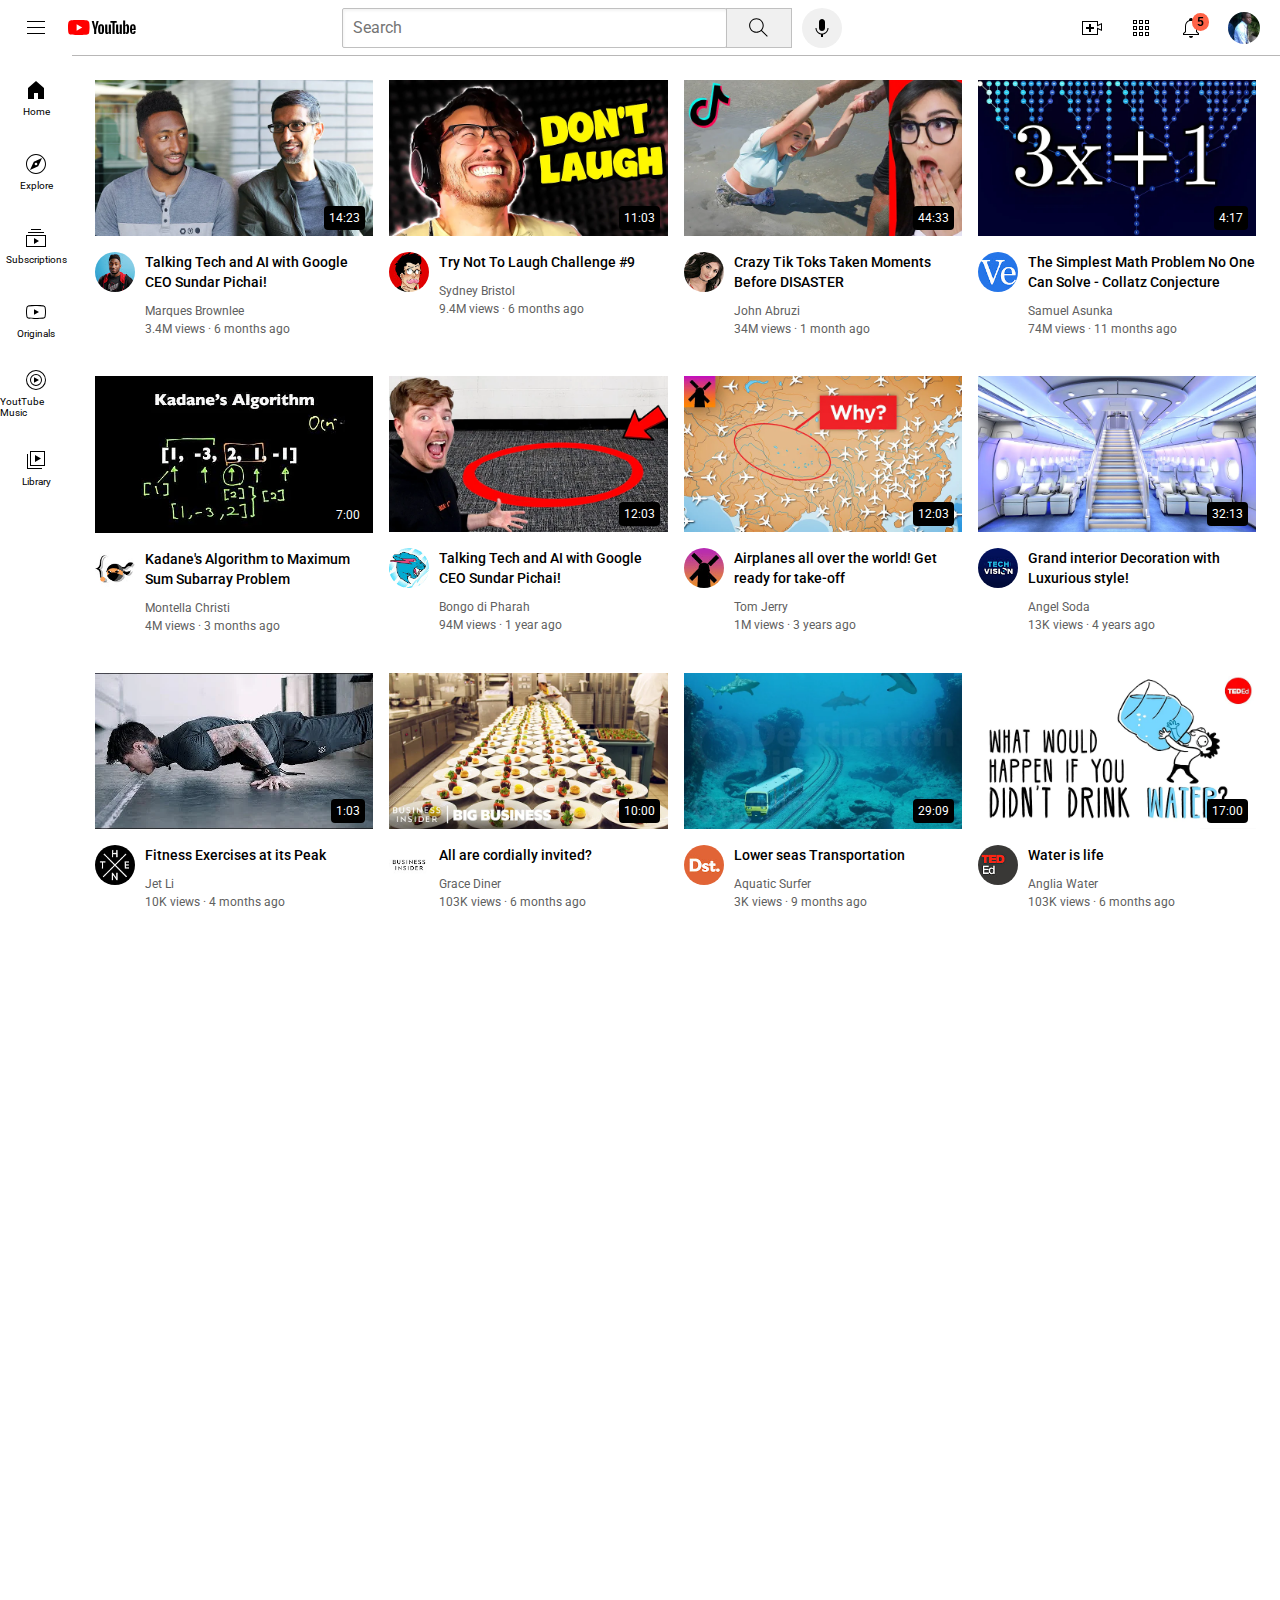
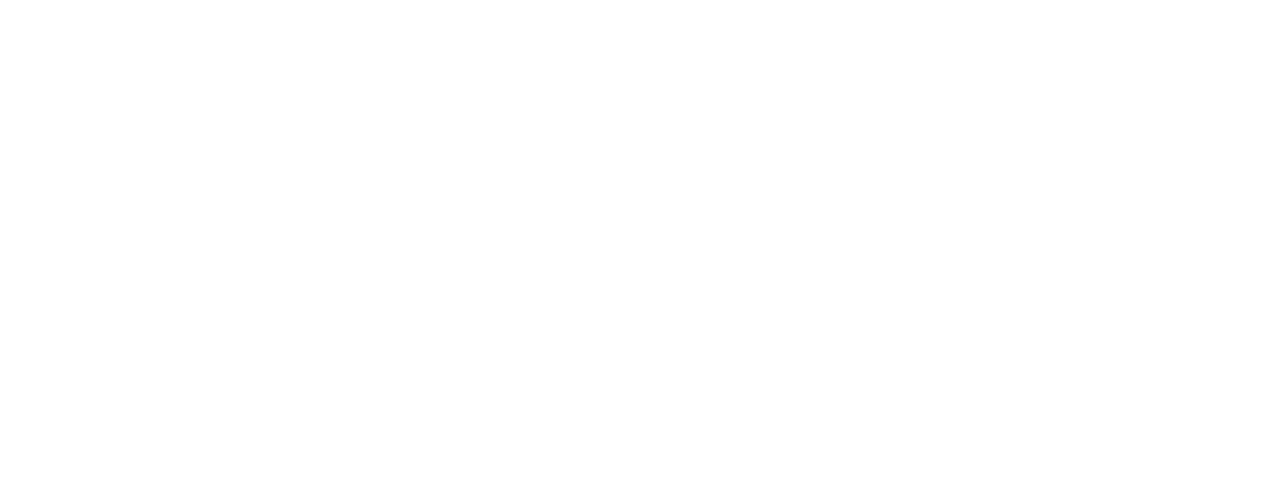
<file: index.html>
<!DOCTYPE html>
<html>
  <head>
    <title>YouTube.com clone</title>
    <link rel="preconnect" href="https://fonts.googleapis.com">
    <link rel="preconnect" href="https://fonts.gstatic.com" crossorigin>
    <link href="https://fonts.googleapis.com/css2?family=Roboto:ital,wght@0,100..900;1,100..900&display=swap" rel="stylesheet">
    <link rel="stylesheet" href="styles/general.css">
    <link rel="stylesheet" href="styles/header.css">
    <link rel="stylesheet" href="styles/video.css"> 
    <link rel="stylesheet" href="styles/sidebar.css"> 
  </head>

  <body>
    <!--The header section of the page-->

    <div class="header">

      <div class="left-section">
        <img class="hamburger-menu" src="icons/hamburger-menu.svg">
        <img class="youtube-logo" src="icons/youtube-logo.svg">
      </div>

      <div class="middle-section">
        <input class="search-bar" type="text" placeholder="Search">
        <button class="search-button">
          <img class="search-icon" src="icons/search.svg">
          <div class="tooltip">Search</div>
        </button>
        <button class="voice-search-button">
          <img class="voice-search-icon" src="icons/voice-search-icon.svg">
          <div class="tooltip">Search with voice</div>
        </button>
      </div>

      <div class="right-section">
        <div class="upload-icon-container">
          <img class="upload-icon" src="icons/upload.svg">
          <div class="tooltip">Create</div>
        </div>
      
        <div class="youtube-apps-icon-container">
          <img class="youtube-apps-icon" src="icons/youtube-apps.svg">
          <div class="tooltip">Youtube apps</div>
        </div>
        
        <div class="notifications-icon-container">
          <img class="notifications-icon" src="icons/notifications.svg">
          <div class="notifications-count">5</div>
          <div class="tooltip">Notifications</div>
        </div>
        <img class="current-user-picture" src="channel-pictures/dkumi-profilepicture.jpeg">
      </div>
    </div> 
    
    <!--Creating the sidebar Navigation-->

    <div class="sidebar">
      <div class="sidebar-link">
        <img src="icons/home.svg">
        <div>Home</div>
      </div>
      <div class="sidebar-link">
        <img src="icons/explore.svg">
        <div>Explore</div>
      </div>
      <div class="sidebar-link">
        <img src="icons/subscriptions.svg">
        <div>Subscriptions</div>
      </div>
      <div class="sidebar-link">
        <img src="icons/originals.svg">
        <div>Originals</div>
      </div>
      <div class="sidebar-link">
        <img src="icons/youtube-music.svg">
        <div>YoutTube Music</div>
      </div>
      <div class="sidebar-link">
        <img src="icons/library.svg">
        <div>Library</div>
      </div>
    </div>


    <!--Main Section of the Page-->
    <main>
      <section class="video-grid">

        <div class="video-preview">
          <div class="thumbnail-row">
            <img class="thumbnail" src="thumbnails/thumbnail-1.webp">
            <div class="video-time">14:23</div>
          </div>

          <div class="video-info-grid">
            <div class="channel-picture">
              <img class="profile-picture" src="channel-pictures/channel-1.jpeg">
            </div>

            <div class="video-info">
              <p class="video-title">
                Talking Tech and AI with Google CEO Sundar Pichai!
              </p>
              <p class="video-author">
                Marques Brownlee
              </p>
              <p class="video-stats">
                3.4M views · 6 months ago
              </p>
            </div>
          </div>
        </div>

        <div class="video-preview">
          <div class="thumbnail-row">
            <img class="thumbnail" src="thumbnails/thumbnail-2.webp">
            <div class="video-time">11:03</div>
          </div>

          <div class="video-info-grid">
            <div class="channel-picture">
              <img class="profile-picture" src="channel-pictures/channel-2.jpeg">
            </div>

            <div class="video-info">
              <p class="video-title">
                Try Not To Laugh Challenge #9
              </p>
              <p class="video-author">
                Sydney Bristol
              </p>
              <p class="video-stats">
                9.4M views · 6 months ago
              </p>
            </div>
          </div>
        </div>

        <div class="video-preview">
          <div class="thumbnail-row">
            <img class="thumbnail" src="thumbnails/thumbnail-3.webp">
            <div class="video-time">44:33</div>
          </div>

          <div class="video-info-grid">
            <div class="channel-picture">
              <img class="profile-picture" src="channel-pictures/channel-3.jpeg">
            </div>

            <div class="video-info">
              <p class="video-title">
                Crazy Tik Toks Taken Moments Before DISASTER
              </p>
              <p class="video-author">
                John Abruzi
              </p>
              <p class="video-stats">
                34M views · 1 month ago
              </p>
            </div>
          </div>
        </div>

        <div class="video-preview">
          <div class="thumbnail-row">
            <img class="thumbnail" src="thumbnails/thumbnail-4.webp">
            <div class="video-time">4:17</div>
          </div>

          <div class="video-info-grid">
            <div class="channel-picture">
              <img class="profile-picture" src="channel-pictures/channel-4.jpeg">
            </div>

            <div class="video-info">
              <p class="video-title">
                The Simplest Math Problem No One Can Solve - Collatz Conjecture
              </p>
              <p class="video-author">
                Samuel Asunka
              </p>
              <p class="video-stats">
                74M views · 11 months ago
              </p>
            </div>
          </div>
        </div>

        <div class="video-preview">
          <div class="thumbnail-row">
            <img class="thumbnail" src="thumbnails/thumbnail-5.webp">
            <div class="video-time">7:00</div>
          </div>

          <div class="video-info-grid">
            <div class="channel-picture">
              <img class="profile-picture" src="channel-pictures/channel-5.jpeg">
            </div>

            <div class="video-info">
              <p class="video-title">
                Kadane's Algorithm to Maximum Sum Subarray Problem
              </p>
              <p class="video-author">
                Montella Christi
              </p>
              <p class="video-stats">
                4M views · 3 months ago
              </p>
            </div>
          </div>
        </div>

        <div class="video-preview">
          <div class="thumbnail-row">
            <img class="thumbnail" src="thumbnails/thumbnail-6.webp">
            <div class="video-time">12:03</div>
          </div>

          <div class="video-info-grid">
            <div class="channel-picture">
              <img class="profile-picture" src="channel-pictures/channel-6.jpeg">
            </div>

            <div class="video-info">
              <p class="video-title">
                Talking Tech and AI with Google CEO Sundar Pichai!
              </p>
              <p class="video-author">
                Bongo di Pharah
              </p>
              <p class="video-stats">
                94M views · 1 year ago
              </p>
            </div>
          </div>
        </div>

        <div class="video-preview">
          <div class="thumbnail-row">
            <img class="thumbnail" src="thumbnails/thumbnail-7.webp">
            <div class="video-time">12:03</div>
          </div>

          <div class="video-info-grid">
            <div class="channel-picture">
              <img class="profile-picture" src="channel-pictures/channel-7.jpeg">
            </div>

            <div class="video-info">
              <p class="video-title">
                Airplanes all over the world! 
                Get ready for take-off
              </p>
              <p class="video-author">
                Tom Jerry
              </p>
              <p class="video-stats">
                1M views · 3 years ago
              </p>
            </div>
          </div>
        </div>

        <div class="video-preview">
          <div class="thumbnail-row">
            <img class="thumbnail" src="thumbnails/thumbnail-8.webp">
            <div class="video-time">32:13</div>
          </div>

          <div class="video-info-grid">
            <div class="channel-picture">
              <img class="profile-picture" src="channel-pictures/channel-8.jpeg">
            </div>

            <div class="video-info">
              <p class="video-title">
                Grand interior Decoration with Luxurious style!
              </p>
              <p class="video-author">
                Angel Soda
              </p>
              <p class="video-stats">
                13K views · 4 years ago
              </p>
            </div>
          </div>
        </div>

        <div class="video-preview">
          <div class="thumbnail-row">
            <img class="thumbnail" src="thumbnails/thumbnail-9.webp">
            <div class="video-time">1:03</div>
          </div>

          <div class="video-info-grid">
            <div class="channel-picture">
              <img class="profile-picture" src="channel-pictures/channel-9.jpeg">
            </div>

            <div class="video-info">
              <p class="video-title">
                Fitness Exercises at its Peak
              </p>
              <p class="video-author">
                Jet Li
              </p>
              <p class="video-stats">
                10K views · 4 months ago
              </p>
            </div>
          </div>
        </div>

        <div class="video-preview">
          <div class="thumbnail-row">
            <img class="thumbnail" src="thumbnails/thumbnail-10.webp">
            <div class="video-time">10:00</div>
          </div>

          <div class="video-info-grid">
            <div class="channel-picture">
              <img class="profile-picture" src="channel-pictures/channel-10.jpeg">
            </div>

            <div class="video-info">
              <p class="video-title">
                All are cordially invited?
              </p>
              <p class="video-author">
                Grace Diner
              </p>
              <p class="video-stats">
                103K views · 6 months ago
              </p>
            </div>
          </div>
        </div>

        <div class="video-preview">
          <div class="thumbnail-row">
            <img class="thumbnail" src="thumbnails/thumbnail-11.webp">
            <div class="video-time">29:09</div>
          </div>

          <div class="video-info-grid">
            <div class="channel-picture">
              <img class="profile-picture" src="channel-pictures/channel-11.jpeg">
            </div>

            <div class="video-info">
              <p class="video-title">
                Lower seas Transportation
              </p>
              <p class="video-author">
                Aquatic Surfer
              </p>
              <p class="video-stats">
                3K views · 9 months ago
              </p>
            </div>
          </div>
        </div>

        <div class="video-preview">
          <div class="thumbnail-row">
            <img class="thumbnail" src="thumbnails/thumbnail-12.webp">
            <div class="video-time">17:00</div>
          </div>

          <div class="video-info-grid">
            <div class="channel-picture">
              <img class="profile-picture" src="channel-pictures/channel-12.jpeg">
            </div>

            <div class="video-info">
              <p class="video-title">
                Water is life
              </p>
              <p class="video-author">
                Anglia Water
              </p>
              <p class="video-stats">
                103K views · 6 months ago
              </p>
            </div>
          </div>
        </div>

      </section>
    </main>
  </body>

</html>
</file>
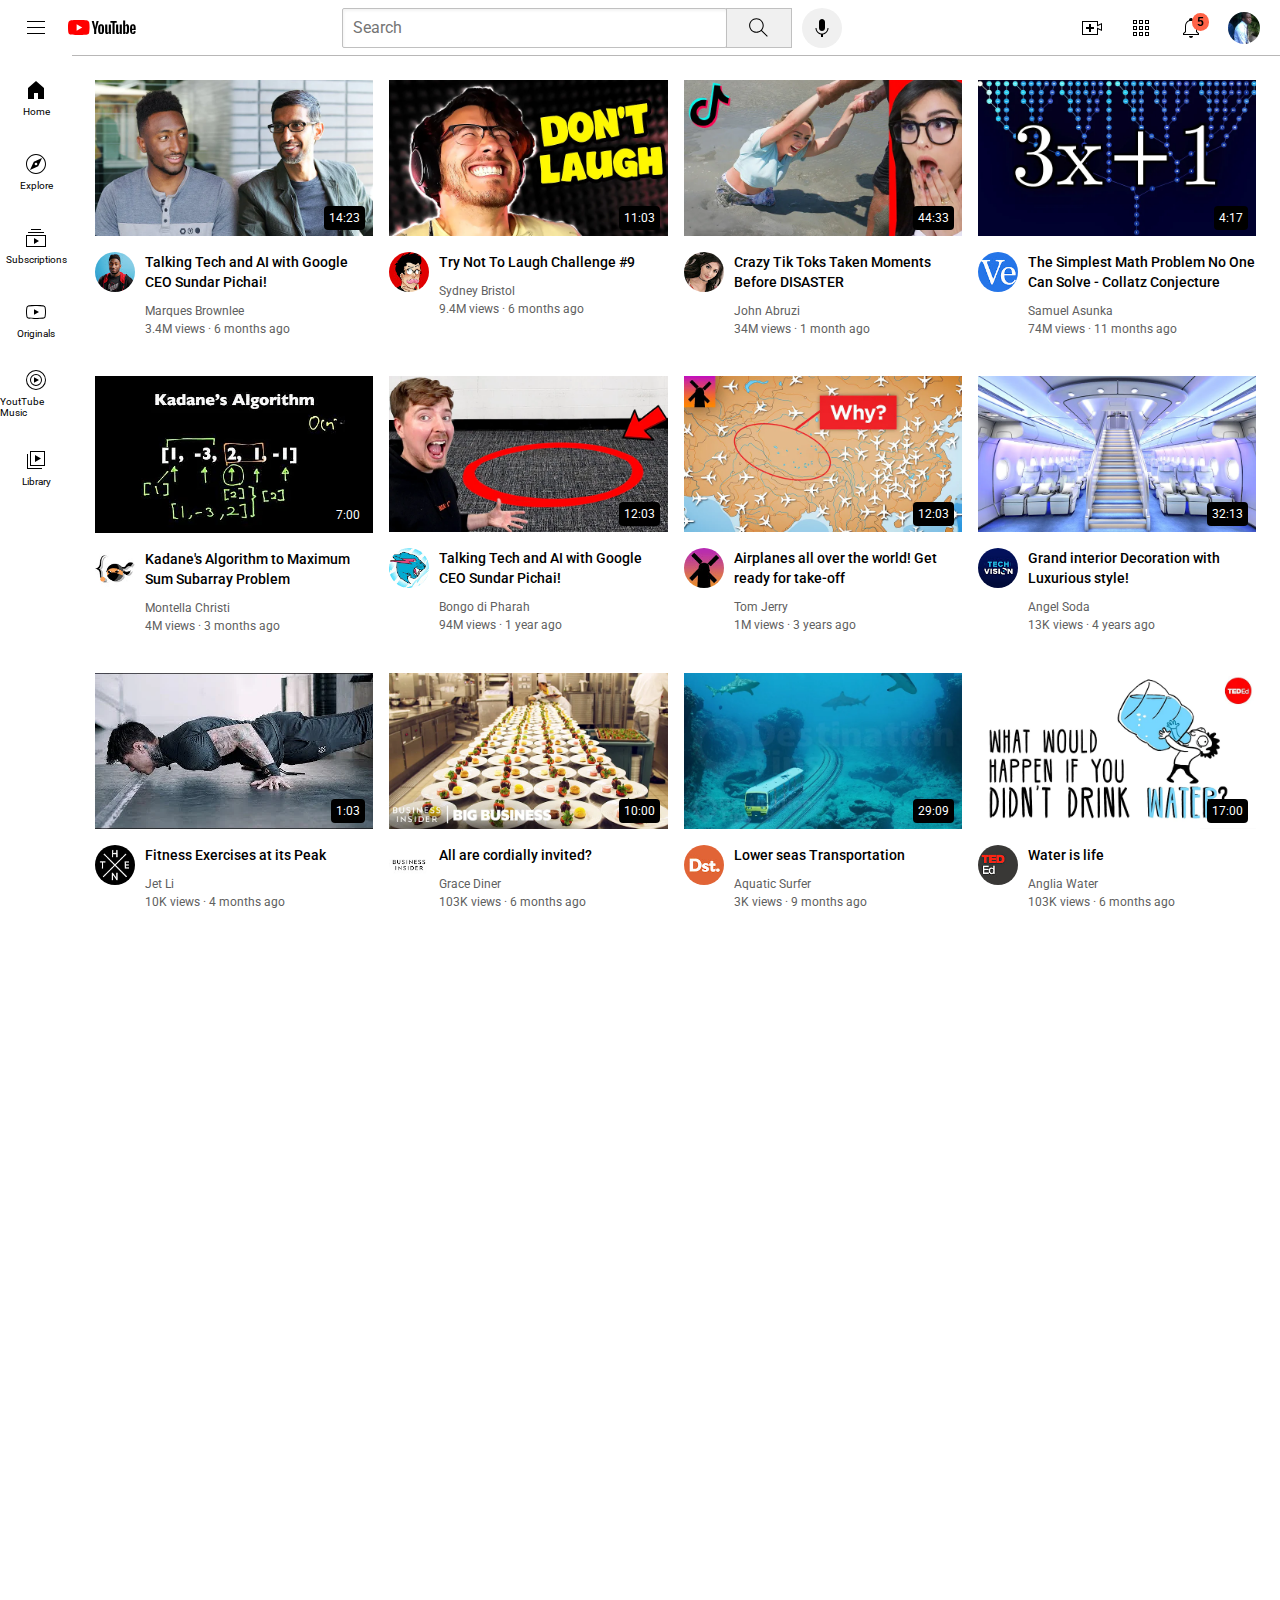
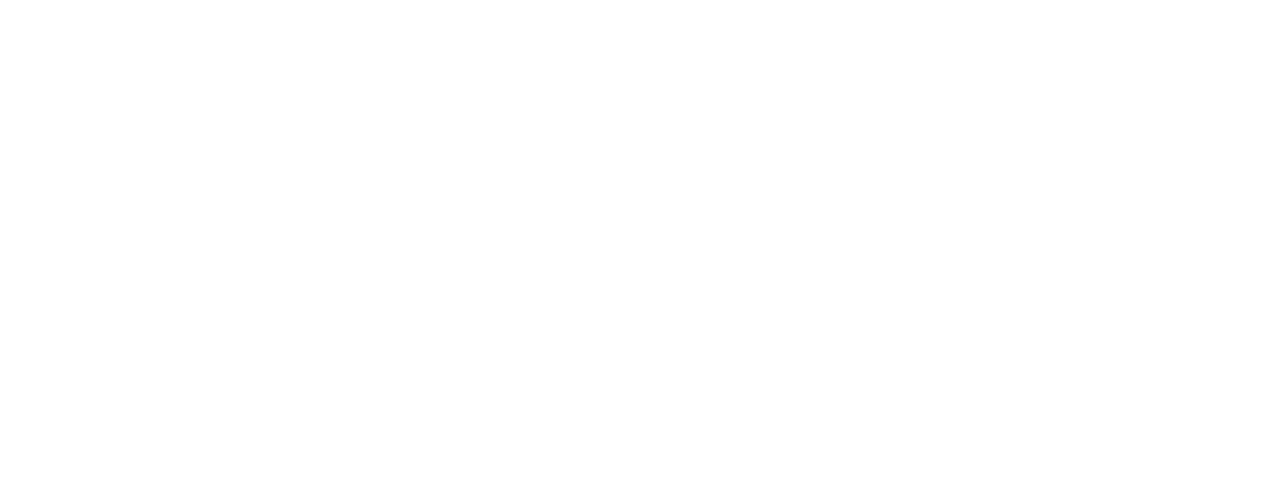
<file: youtube.html>
<!DOCTYPE html>
<html>
  <head>
    <title>YouTube.com clone</title>
    <link rel="preconnect" href="https://fonts.googleapis.com">
    <link rel="preconnect" href="https://fonts.gstatic.com" crossorigin>
    <link href="https://fonts.googleapis.com/css2?family=Roboto:ital,wght@0,100..900;1,100..900&display=swap" rel="stylesheet">
    <link rel="stylesheet" href="styles/general.css">
    <link rel="stylesheet" href="styles/header.css">
    <link rel="stylesheet" href="styles/video.css"> 
    <link rel="stylesheet" href="styles/sidebar.css"> 
  </head>

  <body>
    <!--The header section of the page-->

    <div class="header">

      <div class="left-section">
        <img class="hamburger-menu" src="icons/hamburger-menu.svg">
        <img class="youtube-logo" src="icons/youtube-logo.svg">
      </div>

      <div class="middle-section">
        <input class="search-bar" type="text" placeholder="Search">
        <button class="search-button">
          <img class="search-icon" src="icons/search.svg">
          <div class="tooltip">Search</div>
        </button>
        <button class="voice-search-button">
          <img class="voice-search-icon" src="icons/voice-search-icon.svg">
          <div class="tooltip">Search with voice</div>
        </button>
      </div>

      <div class="right-section">
        <div class="upload-icon-container">
          <img class="upload-icon" src="icons/upload.svg">
          <div class="tooltip">Create</div>
        </div>
      
        <div class="youtube-apps-icon-container">
          <img class="youtube-apps-icon" src="icons/youtube-apps.svg">
          <div class="tooltip">Youtube apps</div>
        </div>
        
        <div class="notifications-icon-container">
          <img class="notifications-icon" src="icons/notifications.svg">
          <div class="notifications-count">5</div>
          <div class="tooltip">Notifications</div>
        </div>
        <img class="current-user-picture" src="channel-pictures/dkumi-profilepicture.jpeg">
      </div>
    </div> 
    
    <!--Creating the sidebar Navigation-->

    <div class="sidebar">
      <div class="sidebar-link">
        <img src="icons/home.svg">
        <div>Home</div>
      </div>
      <div class="sidebar-link">
        <img src="icons/explore.svg">
        <div>Explore</div>
      </div>
      <div class="sidebar-link">
        <img src="icons/subscriptions.svg">
        <div>Subscriptions</div>
      </div>
      <div class="sidebar-link">
        <img src="icons/originals.svg">
        <div>Originals</div>
      </div>
      <div class="sidebar-link">
        <img src="icons/youtube-music.svg">
        <div>YoutTube Music</div>
      </div>
      <div class="sidebar-link">
        <img src="icons/library.svg">
        <div>Library</div>
      </div>
    </div>


    <!--Main Section of the Page-->
    <main>
      <section class="video-grid">

        <div class="video-preview">
          <div class="thumbnail-row">
            <img class="thumbnail" src="thumbnails/thumbnail-1.webp">
            <div class="video-time">14:23</div>
          </div>

          <div class="video-info-grid">
            <div class="channel-picture">
              <img class="profile-picture" src="channel-pictures/channel-1.jpeg">
            </div>

            <div class="video-info">
              <p class="video-title">
                Talking Tech and AI with Google CEO Sundar Pichai!
              </p>
              <p class="video-author">
                Marques Brownlee
              </p>
              <p class="video-stats">
                3.4M views · 6 months ago
              </p>
            </div>
          </div>
        </div>

        <div class="video-preview">
          <div class="thumbnail-row">
            <img class="thumbnail" src="thumbnails/thumbnail-2.webp">
            <div class="video-time">11:03</div>
          </div>

          <div class="video-info-grid">
            <div class="channel-picture">
              <img class="profile-picture" src="channel-pictures/channel-2.jpeg">
            </div>

            <div class="video-info">
              <p class="video-title">
                Try Not To Laugh Challenge #9
              </p>
              <p class="video-author">
                Sydney Bristol
              </p>
              <p class="video-stats">
                9.4M views · 6 months ago
              </p>
            </div>
          </div>
        </div>

        <div class="video-preview">
          <div class="thumbnail-row">
            <img class="thumbnail" src="thumbnails/thumbnail-3.webp">
            <div class="video-time">44:33</div>
          </div>

          <div class="video-info-grid">
            <div class="channel-picture">
              <img class="profile-picture" src="channel-pictures/channel-3.jpeg">
            </div>

            <div class="video-info">
              <p class="video-title">
                Crazy Tik Toks Taken Moments Before DISASTER
              </p>
              <p class="video-author">
                John Abruzi
              </p>
              <p class="video-stats">
                34M views · 1 month ago
              </p>
            </div>
          </div>
        </div>

        <div class="video-preview">
          <div class="thumbnail-row">
            <img class="thumbnail" src="thumbnails/thumbnail-4.webp">
            <div class="video-time">4:17</div>
          </div>

          <div class="video-info-grid">
            <div class="channel-picture">
              <img class="profile-picture" src="channel-pictures/channel-4.jpeg">
            </div>

            <div class="video-info">
              <p class="video-title">
                The Simplest Math Problem No One Can Solve - Collatz Conjecture
              </p>
              <p class="video-author">
                Samuel Asunka
              </p>
              <p class="video-stats">
                74M views · 11 months ago
              </p>
            </div>
          </div>
        </div>

        <div class="video-preview">
          <div class="thumbnail-row">
            <img class="thumbnail" src="thumbnails/thumbnail-5.webp">
            <div class="video-time">7:00</div>
          </div>

          <div class="video-info-grid">
            <div class="channel-picture">
              <img class="profile-picture" src="channel-pictures/channel-5.jpeg">
            </div>

            <div class="video-info">
              <p class="video-title">
                Kadane's Algorithm to Maximum Sum Subarray Problem
              </p>
              <p class="video-author">
                Montella Christi
              </p>
              <p class="video-stats">
                4M views · 3 months ago
              </p>
            </div>
          </div>
        </div>

        <div class="video-preview">
          <div class="thumbnail-row">
            <img class="thumbnail" src="thumbnails/thumbnail-6.webp">
            <div class="video-time">12:03</div>
          </div>

          <div class="video-info-grid">
            <div class="channel-picture">
              <img class="profile-picture" src="channel-pictures/channel-6.jpeg">
            </div>

            <div class="video-info">
              <p class="video-title">
                Talking Tech and AI with Google CEO Sundar Pichai!
              </p>
              <p class="video-author">
                Bongo di Pharah
              </p>
              <p class="video-stats">
                94M views · 1 year ago
              </p>
            </div>
          </div>
        </div>

        <div class="video-preview">
          <div class="thumbnail-row">
            <img class="thumbnail" src="thumbnails/thumbnail-7.webp">
            <div class="video-time">12:03</div>
          </div>

          <div class="video-info-grid">
            <div class="channel-picture">
              <img class="profile-picture" src="channel-pictures/channel-7.jpeg">
            </div>

            <div class="video-info">
              <p class="video-title">
                Airplanes all over the world! 
                Get ready for take-off
              </p>
              <p class="video-author">
                Tom Jerry
              </p>
              <p class="video-stats">
                1M views · 3 years ago
              </p>
            </div>
          </div>
        </div>

        <div class="video-preview">
          <div class="thumbnail-row">
            <img class="thumbnail" src="thumbnails/thumbnail-8.webp">
            <div class="video-time">32:13</div>
          </div>

          <div class="video-info-grid">
            <div class="channel-picture">
              <img class="profile-picture" src="channel-pictures/channel-8.jpeg">
            </div>

            <div class="video-info">
              <p class="video-title">
                Grand interior Decoration with Luxurious style!
              </p>
              <p class="video-author">
                Angel Soda
              </p>
              <p class="video-stats">
                13K views · 4 years ago
              </p>
            </div>
          </div>
        </div>

        <div class="video-preview">
          <div class="thumbnail-row">
            <img class="thumbnail" src="thumbnails/thumbnail-9.webp">
            <div class="video-time">1:03</div>
          </div>

          <div class="video-info-grid">
            <div class="channel-picture">
              <img class="profile-picture" src="channel-pictures/channel-9.jpeg">
            </div>

            <div class="video-info">
              <p class="video-title">
                Fitness Exercises at its Peak
              </p>
              <p class="video-author">
                Jet Li
              </p>
              <p class="video-stats">
                10K views · 4 months ago
              </p>
            </div>
          </div>
        </div>

        <div class="video-preview">
          <div class="thumbnail-row">
            <img class="thumbnail" src="thumbnails/thumbnail-10.webp">
            <div class="video-time">10:00</div>
          </div>

          <div class="video-info-grid">
            <div class="channel-picture">
              <img class="profile-picture" src="channel-pictures/channel-10.jpeg">
            </div>

            <div class="video-info">
              <p class="video-title">
                All are cordially invited?
              </p>
              <p class="video-author">
                Grace Diner
              </p>
              <p class="video-stats">
                103K views · 6 months ago
              </p>
            </div>
          </div>
        </div>

        <div class="video-preview">
          <div class="thumbnail-row">
            <img class="thumbnail" src="thumbnails/thumbnail-11.webp">
            <div class="video-time">29:09</div>
          </div>

          <div class="video-info-grid">
            <div class="channel-picture">
              <img class="profile-picture" src="channel-pictures/channel-11.jpeg">
            </div>

            <div class="video-info">
              <p class="video-title">
                Lower seas Transportation
              </p>
              <p class="video-author">
                Aquatic Surfer
              </p>
              <p class="video-stats">
                3K views · 9 months ago
              </p>
            </div>
          </div>
        </div>

        <div class="video-preview">
          <div class="thumbnail-row">
            <img class="thumbnail" src="thumbnails/thumbnail-12.webp">
            <div class="video-time">17:00</div>
          </div>

          <div class="video-info-grid">
            <div class="channel-picture">
              <img class="profile-picture" src="channel-pictures/channel-12.jpeg">
            </div>

            <div class="video-info">
              <p class="video-title">
                Water is life
              </p>
              <p class="video-author">
                Anglia Water
              </p>
              <p class="video-stats">
                103K views · 6 months ago
              </p>
            </div>
          </div>
        </div>

      </section>
    </main>
  </body>
</html>
</file>
<file: styles/general.css>
p {
  font-family: Roboto, Arial;
  margin-top:0;
  margin-bottom: 0;
}

body {
  height: 2000px;
  margin: 0;
  padding-top: 80px;
  padding-left: 95px;
  padding-right: 24px;
}
</file>
<file: styles/header.css>
.search-bar {
 display: block;
}

.header {
  height: 55px;

  display: flex;
  flex-direction: row;
  justify-content: space-between;

  position: fixed;
  top:0;
  left:0;
  right:0;
  z-index: 100;
  background-color: white;
  border-bottom-width: 1px;
  border-bottom-style: solid;
  border-bottom-color: rgb(184, 183, 183);

}

.left-section {
  display: flex;
  align-items: center;
}

.hamburger-menu {
  height: 24px;
  margin-left: 24px;
  margin-right: 20px;

}
.youtube-log {
  height: 20px;
}


/*Middle Section of the Header*/

.middle-section {
  flex: 1;
  margin-left: 70px;
  margin-right: 35px;
  max-width:500px;
  display: flex;
  align-items: center;
}

.search-bar {
  flex: 1;
  height: 36px;
  padding-left: 10px;
  font-size: 18px;
  border-width: 1px;
  border-style: solid;
  border-color: rgb(192, 192, 192);
  border-radius: 2px;
  box-shadow: inset 1px 2px 3px rgba(0, 0, 0, 0.05);
  width: 0;
}

/* Pseudo class for search-bar placeholder */

.search-bar::placeholder {
  font-family: Roboto, Arial;
  font-size: 16px; 
}

.search-button {
 height: 40px;
 width: 66px;
 background-color: rgb(240, 240, 240);
 border-width: 1px;
 border-style: solid;
 border-color: rgb(192, 192, 192);
 margin-left: -1px;
 margin-right: 10px; 
}

.search-button, 
.voice-search-button,
.upload-icon-container,
.youtube-apps-icon-container,
.notifications-icon-container {
  display: flex;
  justify-content: center;
  align-items: center;
  position: relative;

}

.search-button .tooltip,
.voice-search-button .tooltip,
.upload-icon-container .tooltip,
.youtube-apps-icon-container .tooltip,
.notifications-icon-container .tooltip {

  position: absolute;
  background-color:gray;
  color: white;
  padding-top: 4px;
  padding-bottom: 4px;
  padding-left: 6px;
  padding-right: 6px;
  border-radius: 2px;
  font-size: 12px;
  bottom: -30px;
  opacity: 0;
  transition: opacity 0.15s;
  pointer-events: none;
  white-space: nowrap;
}

.search-button:hover .tooltip,
.voice-search-button:hover .tooltip,
.upload-icon-container:hover .tooltip,
.youtube-apps-icon-container:hover .tooltip,
.notifications-icon-container:hover .tooltip {

  opacity: 1
}

.search-icon {
  height: 25px;
 }

.voice-search-button {
  height: 40px; 
  width: 40px;
  border-radius: 20px;
  background-color: rgb(240, 240, 240);
  border-width: 1px;
  border-style: none;
  border-color: rgb(192, 192, 192);
}

.voice-search-icon {
  height: 24px;   
}

/*Right section of the header*/

.right-section { 
  width: 200px;
  display: flex;
  align-items: center;
  justify-content: space-between;
  flex-shrink: 0;
}


.upload-icon {
 height: 24px;
}

.youtube-apps-icon {
  height: 24px; 
  
}

.notifications-icon {
  height: 24px;  
}

/* Placing absolute position inside a relative position */

.notifications-icon-container { 
  position: relative;
}

.notifications-count {
  position: absolute;
  top: -3px;
  right: -6px;
  background-color: tomato;
  font-family: Roboto, Arial;
  font-size: 12px;
  font-weight: bold;
  padding-left: 5px;
  padding-right: 5px;
  padding-top: 2px;
  padding-bottom: 2px;
  border-radius:20px;
}

.current-user-picture {
 height: 32px; 
 border-radius: 16px;
 margin-right: 20px;
}
</file>
<file: styles/video.css>
.thumbnail {
  width:100%;
}
      
.video-title {
  margin-top: 0;
  font-size: 14px;
  font-weight: 500;
  line-height: 20px;
  margin-bottom: 12px;
}
        
.video-info-grid {
  display: grid;
  grid-template-columns: 50px 1fr;
}
      
.profile-picture {
  width: 40px;
  border-radius: 50px;
}

.thumbnail-row {
  margin-bottom: 12px;
  position: relative;
}

.video-stats,
.video-author {
  font-size: 12px;
  color: rgb(96,96,96);
}

.video-author {
  margin-bottom: 4px;
}

.video-grid {
  display: grid;
  grid-template-columns: 1fr 1fr 1fr;
  column-gap:16px;
  row-gap: 40px;
}

/*Making the Page Responsive*/

@media (max-width: 750px) {
  .video-grid {
    grid-template-columns: 1fr 1fr;
  }
}

@media (min-width: 751px) and (max-width: 999px){
  .video-grid {
    grid-template-columns: 1fr 1fr 1fr;
  }
}

@media (min-width: 1000px) {
  .video-grid {
    grid-template-columns: 1fr 1fr 1fr 1fr;
  }
}

/* placing position absolute into a relative position */

.video-time {
  font-family: Roboto, Arial;
  font-size: 12px;
  border-radius: 4px;
  background-color: black;
  color: white;
  position: absolute;
  right: 8px;
  bottom: 10px;
  padding: 5px; 


}
</file>
<file: styles/sidebar.css>
.sidebar {
  position: fixed;
  left: 0;
  bottom: 0;
  top: 55px;
  background-color: white;
  width: 72px; 
  z-index: 200;
  padding-top: 5px;
}

.sidebar-link {
   
  height: 74px;
  display: flex;
  justify-content: center;
  align-items: center;
  flex-direction: column;
  cursor: pointer;
  
}

.sidebar-link:hover{
  background-color: rgb(235, 235, 235);

}

.sidebar-link img {
  height: 24px; 
  margin-bottom: 4px;
}

.sidebar-link div {
  font-family: Roboto, Arial;
  font-size: 10px;

}
</file>
